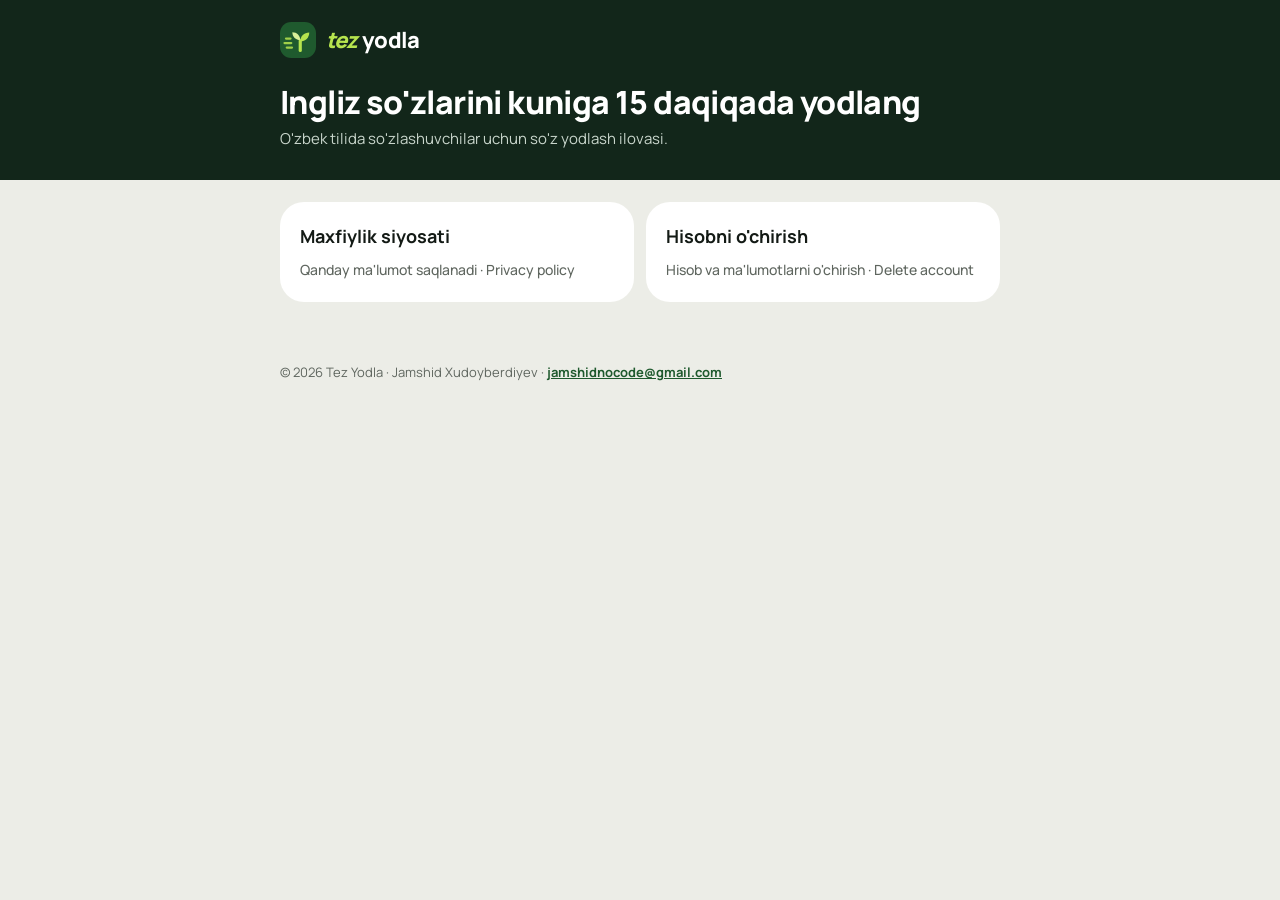
<file: index.html>
<!doctype html>
<html lang="uz">
<head>
<meta charset="utf-8">
<meta name="viewport" content="width=device-width, initial-scale=1">
<title>Tez Yodla — ingliz so'zlarini tez yodlang</title>
<meta name="description" content="Tez Yodla — o'zbek tilida so'zlashuvchilar uchun ingliz tili so'zlarini yodlash ilovasi.">
<link rel="preconnect" href="https://fonts.googleapis.com">
<link href="https://fonts.googleapis.com/css2?family=Manrope:wght@400;500;700;800&display=swap" rel="stylesheet">
<link rel="stylesheet" href="style.css">
</head>
<body><header class="top"><div class="in"><a class="brand" href="./"><svg width="36" height="36" viewBox="0 0 48 48" aria-hidden="true"><rect width="48" height="48" rx="15" fill="#1F5A2E"/><path d="M27 38V25" stroke="#B6E44E" stroke-width="4.2" stroke-linecap="round"/><path d="M27 26c0-7 5-12 12-12 0 7-5 12-12 12z" fill="#B6E44E"/><path d="M27 24c0-6-4.5-10.5-10.5-10.5 0 6 4.5 10.5 10.5 10.5z" fill="#D9F09A"/><path d="M8 22h6M6 28h9M9 34h7" stroke="#B6E44E" stroke-width="3" stroke-linecap="round" opacity=".85"/></svg><b><i>tez</i>yodla</b></a><h1>Ingliz so'zlarini kuniga 15 daqiqada yodlang</h1><p>O'zbek tilida so'zlashuvchilar uchun so'z yodlash ilovasi.</p></div></header>
<main>
<div class="tiles">
<a class="tile" href="privacy.html"><b>Maxfiylik siyosati</b><span>Qanday ma'lumot saqlanadi · Privacy policy</span></a>
<a class="tile" href="delete-account.html"><b>Hisobni o'chirish</b><span>Hisob va ma'lumotlarni o'chirish · Delete account</span></a>
</div>
</main>
<footer>© 2026 Tez Yodla · Jamshid Xudoyberdiyev · <a href="mailto:jamshidnocode@gmail.com">jamshidnocode@gmail.com</a></footer>
</body>
</html>
</file>
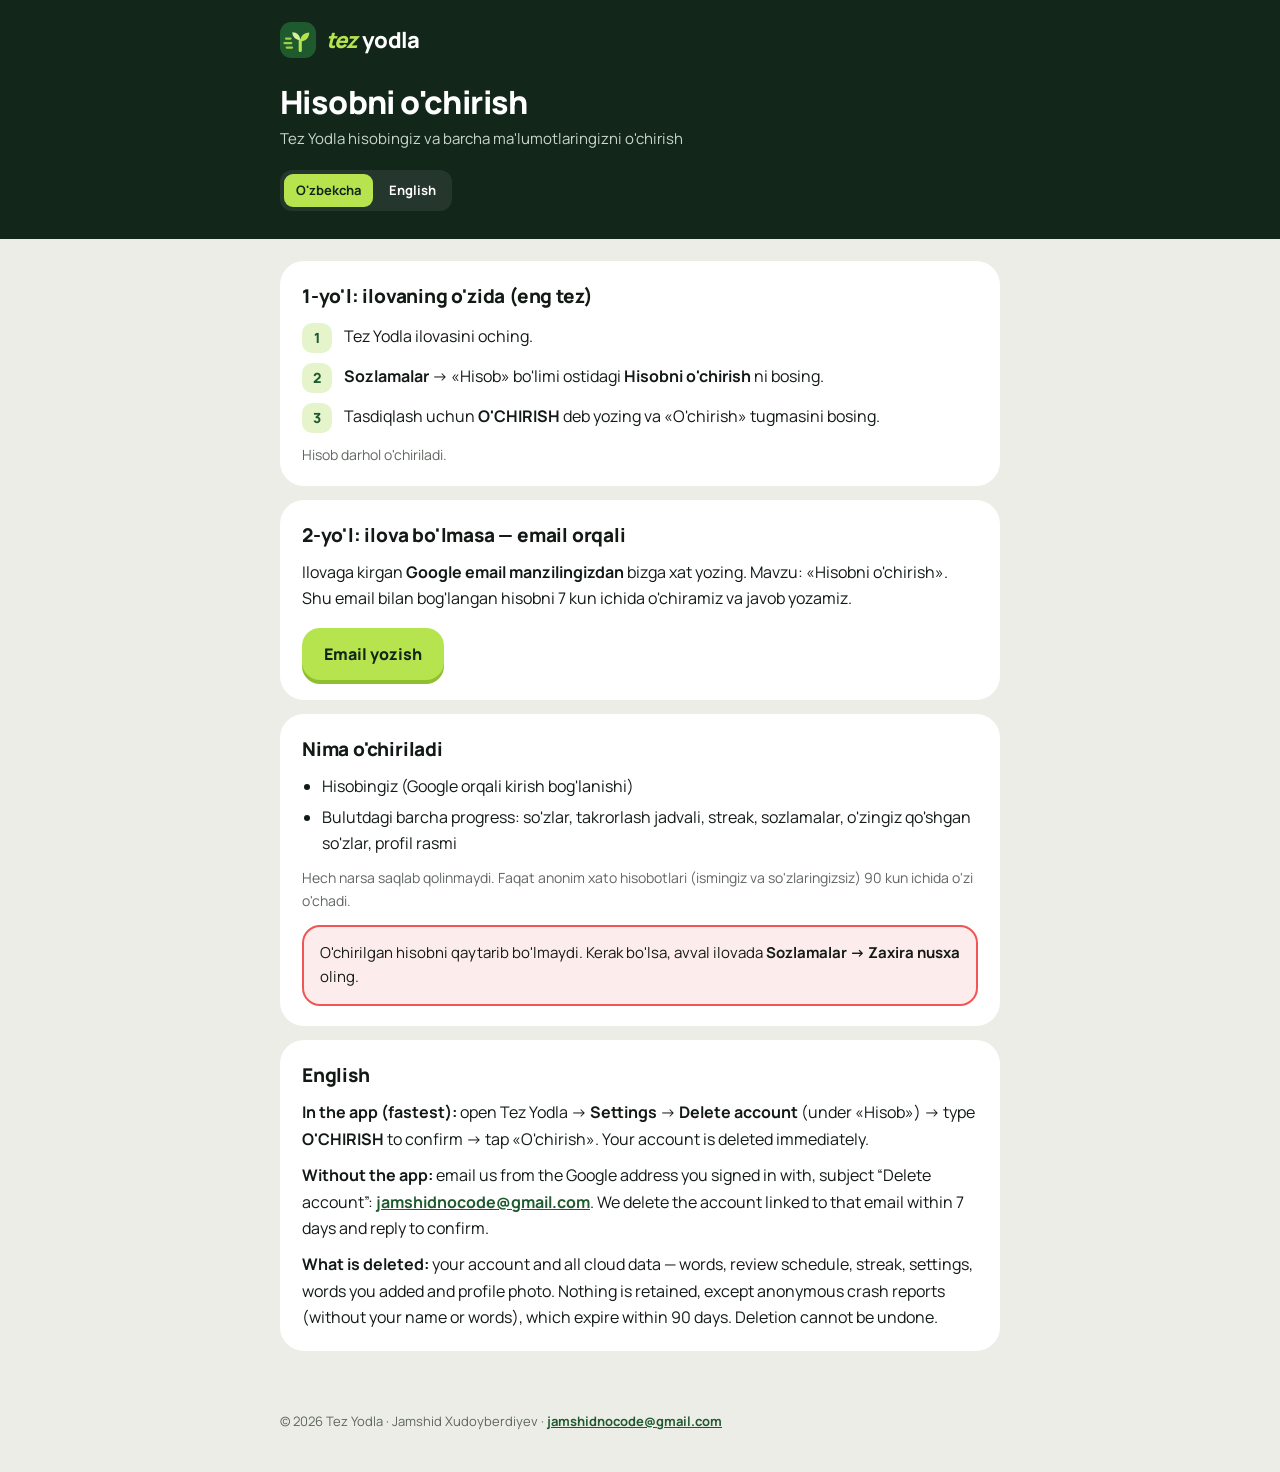
<file: delete-account.html>
<!doctype html>
<html lang="uz">
<head>
<meta charset="utf-8">
<meta name="viewport" content="width=device-width, initial-scale=1">
<title>Hisobni o'chirish — Tez Yodla</title>
<meta name="description" content="Tez Yodla hisobingiz va ma'lumotlaringizni qanday o'chirish mumkin.">
<link rel="preconnect" href="https://fonts.googleapis.com">
<link href="https://fonts.googleapis.com/css2?family=Manrope:wght@400;500;700;800&display=swap" rel="stylesheet">
<link rel="stylesheet" href="style.css">
</head>
<body><header class="top"><div class="in"><a class="brand" href="./"><svg width="36" height="36" viewBox="0 0 48 48" aria-hidden="true"><rect width="48" height="48" rx="15" fill="#1F5A2E"/><path d="M27 38V25" stroke="#B6E44E" stroke-width="4.2" stroke-linecap="round"/><path d="M27 26c0-7 5-12 12-12 0 7-5 12-12 12z" fill="#B6E44E"/><path d="M27 24c0-6-4.5-10.5-10.5-10.5 0 6 4.5 10.5 10.5 10.5z" fill="#D9F09A"/><path d="M8 22h6M6 28h9M9 34h7" stroke="#B6E44E" stroke-width="3" stroke-linecap="round" opacity=".85"/></svg><b><i>tez</i>yodla</b></a><h1>Hisobni o'chirish</h1><p>Tez Yodla hisobingiz va barcha ma'lumotlaringizni o'chirish</p><nav class="lang" aria-label="Til"><a class="on" href="#uz">O'zbekcha</a><a href="#en">English</a></nav></div></header>
<main>
<section id="uz" class="card"><h2>1-yo'l: ilovaning o'zida (eng tez)</h2>
<ol class="steps">
<li><span>Tez Yodla ilovasini oching.</span></li>
<li><span><b>Sozlamalar</b> → «Hisob» bo'limi ostidagi <b>Hisobni o'chirish</b> ni bosing.</span></li>
<li><span>Tasdiqlash uchun <b>O'CHIRISH</b> deb yozing va «O'chirish» tugmasini bosing.</span></li>
</ol>
<p class="muted">Hisob darhol o'chiriladi.</p></section>

<section class="card"><h2>2-yo'l: ilova bo'lmasa — email orqali</h2>
<p>Ilovaga kirgan <b>Google email manzilingizdan</b> bizga xat yozing. Mavzu: «Hisobni o'chirish». Shu email bilan bog'langan hisobni 7 kun ichida o'chiramiz va javob yozamiz.</p>
<a class="btn" href="mailto:jamshidnocode@gmail.com?subject=Hisobni%20o%27chirish%20%2F%20Delete%20account">Email yozish</a></section>

<section class="card"><h2>Nima o'chiriladi</h2>
<ul>
<li>Hisobingiz (Google orqali kirish bog'lanishi)</li>
<li>Bulutdagi barcha progress: so'zlar, takrorlash jadvali, streak, sozlamalar, o'zingiz qo'shgan so'zlar, profil rasmi</li>
</ul>
<p class="muted" style="margin-top:10px">Hech narsa saqlab qolinmaydi. Faqat anonim xato hisobotlari (ismingiz va so'zlaringizsiz) 90 kun ichida o'zi o'chadi.</p>
<div class="warn" style="margin-top:12px">O'chirilgan hisobni qaytarib bo'lmaydi. Kerak bo'lsa, avval ilovada <b>Sozlamalar → Zaxira nusxa</b> oling.</div></section>

<section id="en" class="card"><h2>English</h2>
<p><b>In the app (fastest):</b> open Tez Yodla → <b>Settings</b> → <b>Delete account</b> (under «Hisob») → type <b>O'CHIRISH</b> to confirm → tap «O'chirish». Your account is deleted immediately.</p>
<p><b>Without the app:</b> email us from the Google address you signed in with, subject “Delete account”: <a href="mailto:jamshidnocode@gmail.com?subject=Delete%20account">jamshidnocode@gmail.com</a>. We delete the account linked to that email within 7 days and reply to confirm.</p>
<p><b>What is deleted:</b> your account and all cloud data — words, review schedule, streak, settings, words you added and profile photo. Nothing is retained, except anonymous crash reports (without your name or words), which expire within 90 days. Deletion cannot be undone.</p></section>
</main>
<footer>© 2026 Tez Yodla · Jamshid Xudoyberdiyev · <a href="mailto:jamshidnocode@gmail.com">jamshidnocode@gmail.com</a></footer>
</body>
</html>
</file>
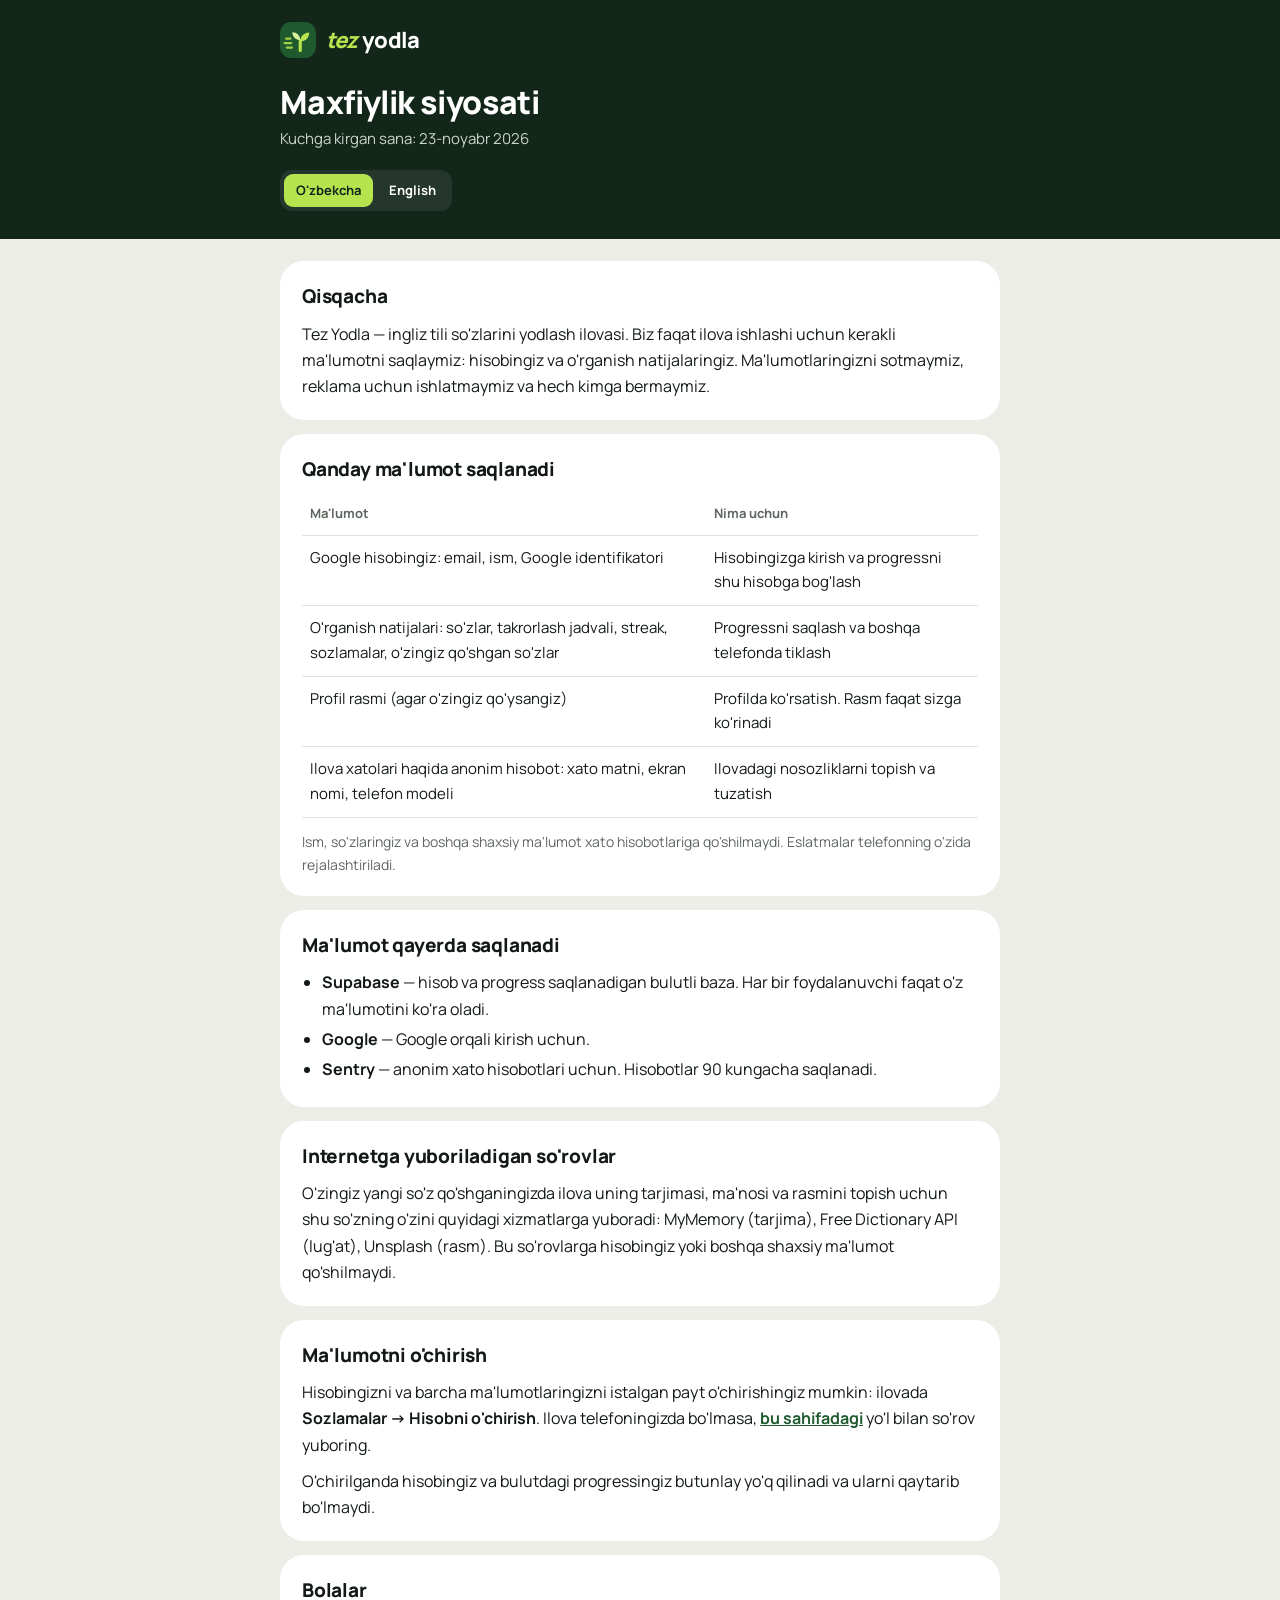
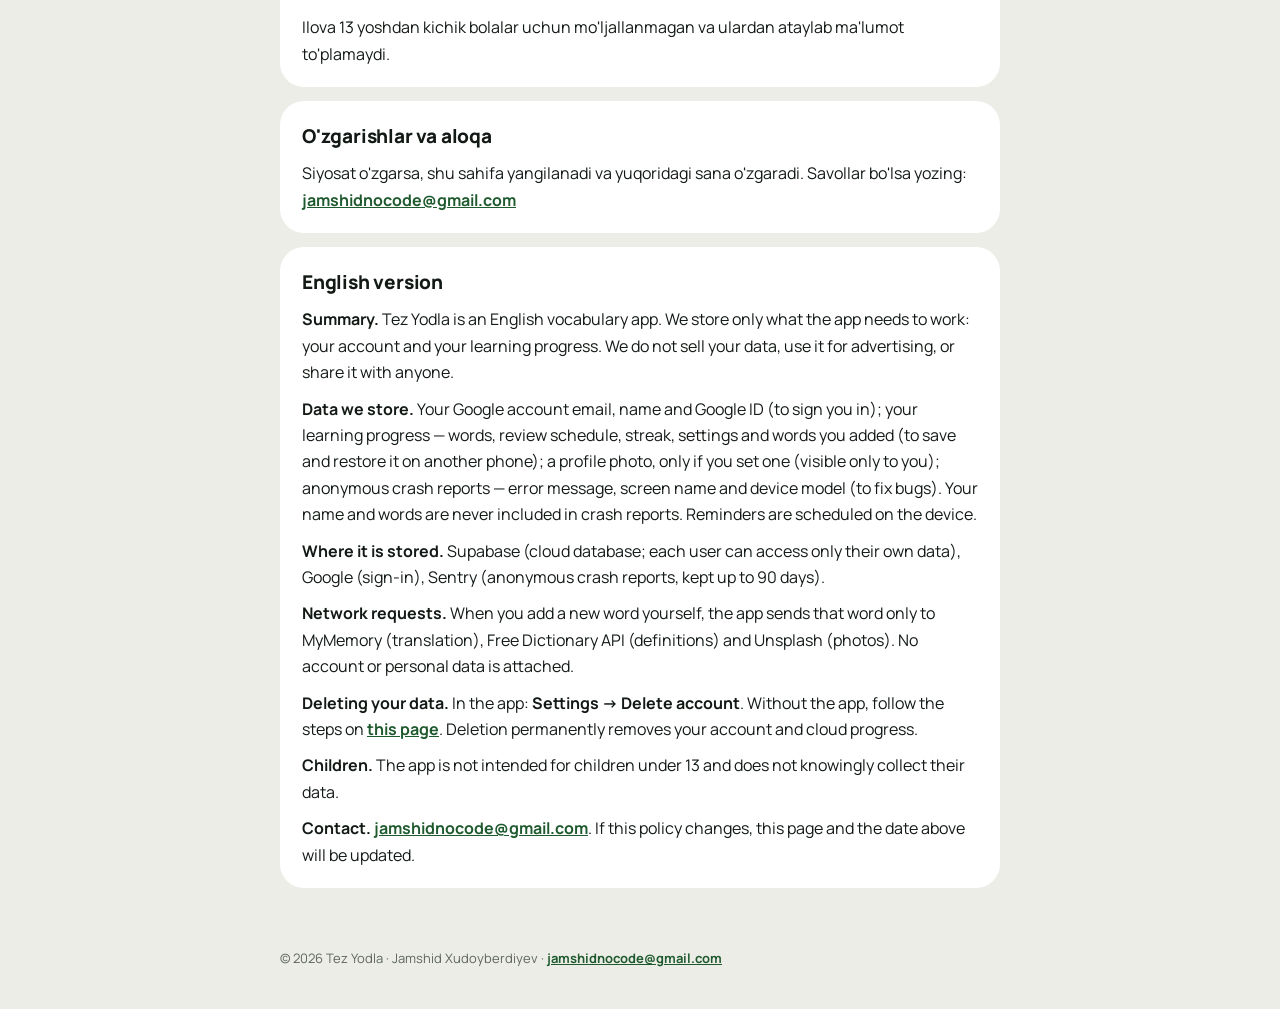
<file: privacy.html>
<!doctype html>
<html lang="uz">
<head>
<meta charset="utf-8">
<meta name="viewport" content="width=device-width, initial-scale=1">
<title>Maxfiylik siyosati — Tez Yodla</title>
<meta name="description" content="Tez Yodla ilovasi qanday ma'lumot to'playdi va ular qanday ishlatiladi.">
<link rel="preconnect" href="https://fonts.googleapis.com">
<link href="https://fonts.googleapis.com/css2?family=Manrope:wght@400;500;700;800&display=swap" rel="stylesheet">
<link rel="stylesheet" href="style.css">
</head>
<body><header class="top"><div class="in"><a class="brand" href="./"><svg width="36" height="36" viewBox="0 0 48 48" aria-hidden="true"><rect width="48" height="48" rx="15" fill="#1F5A2E"/><path d="M27 38V25" stroke="#B6E44E" stroke-width="4.2" stroke-linecap="round"/><path d="M27 26c0-7 5-12 12-12 0 7-5 12-12 12z" fill="#B6E44E"/><path d="M27 24c0-6-4.5-10.5-10.5-10.5 0 6 4.5 10.5 10.5 10.5z" fill="#D9F09A"/><path d="M8 22h6M6 28h9M9 34h7" stroke="#B6E44E" stroke-width="3" stroke-linecap="round" opacity=".85"/></svg><b><i>tez</i>yodla</b></a><h1>Maxfiylik siyosati</h1><p>Kuchga kirgan sana: 23-noyabr 2026</p><nav class="lang" aria-label="Til"><a class="on" href="#uz">O'zbekcha</a><a href="#en">English</a></nav></div></header>
<main>
<section id="uz" class="card"><h2>Qisqacha</h2>
<p>Tez Yodla — ingliz tili so'zlarini yodlash ilovasi. Biz faqat ilova ishlashi uchun kerakli ma'lumotni saqlaymiz: hisobingiz va o'rganish natijalaringiz. Ma'lumotlaringizni sotmaymiz, reklama uchun ishlatmaymiz va hech kimga bermaymiz.</p></section>

<section class="card"><h2>Qanday ma'lumot saqlanadi</h2>
<table>
<tr><th>Ma'lumot</th><th>Nima uchun</th></tr>
<tr><td>Google hisobingiz: email, ism, Google identifikatori</td><td>Hisobingizga kirish va progressni shu hisobga bog'lash</td></tr>
<tr><td>O'rganish natijalari: so'zlar, takrorlash jadvali, streak, sozlamalar, o'zingiz qo'shgan so'zlar</td><td>Progressni saqlash va boshqa telefonda tiklash</td></tr>
<tr><td>Profil rasmi (agar o'zingiz qo'ysangiz)</td><td>Profilda ko'rsatish. Rasm faqat sizga ko'rinadi</td></tr>
<tr><td>Ilova xatolari haqida anonim hisobot: xato matni, ekran nomi, telefon modeli</td><td>Ilovadagi nosozliklarni topish va tuzatish</td></tr>
</table>
<p class="muted" style="margin-top:12px">Ism, so'zlaringiz va boshqa shaxsiy ma'lumot xato hisobotlariga qo'shilmaydi. Eslatmalar telefonning o'zida rejalashtiriladi.</p></section>

<section class="card"><h2>Ma'lumot qayerda saqlanadi</h2>
<ul>
<li><b>Supabase</b> — hisob va progress saqlanadigan bulutli baza. Har bir foydalanuvchi faqat o'z ma'lumotini ko'ra oladi.</li>
<li><b>Google</b> — Google orqali kirish uchun.</li>
<li><b>Sentry</b> — anonim xato hisobotlari uchun. Hisobotlar 90 kungacha saqlanadi.</li>
</ul></section>

<section class="card"><h2>Internetga yuboriladigan so'rovlar</h2>
<p>O'zingiz yangi so'z qo'shganingizda ilova uning tarjimasi, ma'nosi va rasmini topish uchun shu so'zning o'zini quyidagi xizmatlarga yuboradi: MyMemory (tarjima), Free Dictionary API (lug'at), Unsplash (rasm). Bu so'rovlarga hisobingiz yoki boshqa shaxsiy ma'lumot qo'shilmaydi.</p></section>

<section class="card"><h2>Ma'lumotni o'chirish</h2>
<p>Hisobingizni va barcha ma'lumotlaringizni istalgan payt o'chirishingiz mumkin: ilovada <b>Sozlamalar → Hisobni o'chirish</b>. Ilova telefoningizda bo'lmasa, <a href="delete-account.html">bu sahifadagi</a> yo'l bilan so'rov yuboring.</p>
<p>O'chirilganda hisobingiz va bulutdagi progressingiz butunlay yo'q qilinadi va ularni qaytarib bo'lmaydi.</p></section>

<section class="card"><h2>Bolalar</h2>
<p>Ilova 13 yoshdan kichik bolalar uchun mo'ljallanmagan va ulardan ataylab ma'lumot to'plamaydi.</p></section>

<section class="card"><h2>O'zgarishlar va aloqa</h2>
<p>Siyosat o'zgarsa, shu sahifa yangilanadi va yuqoridagi sana o'zgaradi. Savollar bo'lsa yozing: <a href="mailto:jamshidnocode@gmail.com">jamshidnocode@gmail.com</a></p></section>

<section id="en" class="card"><h2>English version</h2>
<p><b>Summary.</b> Tez Yodla is an English vocabulary app. We store only what the app needs to work: your account and your learning progress. We do not sell your data, use it for advertising, or share it with anyone.</p>
<p><b>Data we store.</b> Your Google account email, name and Google ID (to sign you in); your learning progress — words, review schedule, streak, settings and words you added (to save and restore it on another phone); a profile photo, only if you set one (visible only to you); anonymous crash reports — error message, screen name and device model (to fix bugs). Your name and words are never included in crash reports. Reminders are scheduled on the device.</p>
<p><b>Where it is stored.</b> Supabase (cloud database; each user can access only their own data), Google (sign-in), Sentry (anonymous crash reports, kept up to 90 days).</p>
<p><b>Network requests.</b> When you add a new word yourself, the app sends that word only to MyMemory (translation), Free Dictionary API (definitions) and Unsplash (photos). No account or personal data is attached.</p>
<p><b>Deleting your data.</b> In the app: <b>Settings → Delete account</b>. Without the app, follow the steps on <a href="delete-account.html">this page</a>. Deletion permanently removes your account and cloud progress.</p>
<p><b>Children.</b> The app is not intended for children under 13 and does not knowingly collect their data.</p>
<p><b>Contact.</b> <a href="mailto:jamshidnocode@gmail.com">jamshidnocode@gmail.com</a>. If this policy changes, this page and the date above will be updated.</p></section>
</main>
<footer>© 2026 Tez Yodla · Jamshid Xudoyberdiyev · <a href="mailto:jamshidnocode@gmail.com">jamshidnocode@gmail.com</a></footer>
</body>
</html>
</file>
<file: style.css>
:root{--forest:#1F5A2E;--deep:#12261A;--lime:#B6E44E;--limeSoft:#E6F4CC;--bg:#ECEDE7;--ink:#131A15;--soft:#3C433D;--muted:#5F665F;--line:#E1E3DC;--red:#F25555;--redSoft:#FDECEC}
*{box-sizing:border-box}
html{-webkit-text-size-adjust:100%}
body{margin:0;background:var(--bg);color:var(--ink);font-family:Manrope,system-ui,-apple-system,"Segoe UI",sans-serif;font-size:16px;line-height:1.65}
a{color:var(--forest);font-weight:700}
.top{background:var(--deep);color:#fff}
.top .in{max-width:760px;margin:0 auto;padding:22px 20px 28px}
.brand{display:flex;align-items:center;gap:10px;text-decoration:none;color:#fff}
.brand b{font-size:22px;font-weight:800;letter-spacing:-.9px}
.brand b i{color:var(--lime);font-style:italic;margin-right:5px}
.top h1{margin:26px 0 6px;font-size:32px;line-height:1.15;font-weight:800;letter-spacing:-.6px}
.top p{margin:0;color:#C9D6CC;font-size:15px}
.lang{display:inline-flex;gap:4px;margin-top:18px;background:rgba(255,255,255,.08);padding:4px;border-radius:12px}
.lang a{color:#fff;text-decoration:none;font-size:13px;padding:6px 12px;border-radius:9px}
.lang a.on{background:var(--lime);color:var(--deep)}
main{max-width:760px;margin:0 auto;padding:22px 20px 60px;display:flex;flex-direction:column;gap:14px}
.card{background:#fff;border-radius:24px;padding:20px 22px}
.card h2{margin:0 0 8px;font-size:19px;font-weight:800;letter-spacing:-.2px}
.card p{margin:0 0 10px}.card p:last-child{margin-bottom:0}
.card ul,.card ol{margin:0;padding-left:20px}.card li{margin:4px 0}
.muted{color:var(--muted);font-size:14px}
.steps{list-style:none;padding:0!important;counter-reset:s}
.steps li{counter-increment:s;display:flex;gap:12px;align-items:flex-start;margin:10px 0}
.steps li:before{content:counter(s);flex:0 0 30px;height:30px;border-radius:10px;background:var(--limeSoft);color:var(--forest);font-weight:800;display:flex;align-items:center;justify-content:center;font-size:14px}
.warn{background:var(--redSoft);border:2px solid var(--red);border-radius:18px;padding:14px 16px;font-size:15px}
.btn{display:inline-flex;align-items:center;justify-content:center;height:52px;padding:0 22px;border-radius:18px;background:var(--lime);color:var(--deep);text-decoration:none;font-weight:800;box-shadow:0 4px 0 #8FBF2E;margin-top:6px}
table{width:100%;border-collapse:collapse;font-size:15px}
td,th{text-align:left;padding:10px 8px;border-bottom:1px solid var(--line);vertical-align:top}
th{font-size:13px;color:var(--muted);font-weight:700}
.tiles{display:grid;grid-template-columns:repeat(auto-fit,minmax(220px,1fr));gap:12px}
.tile{display:block;background:#fff;border-radius:24px;padding:20px;text-decoration:none;color:var(--ink)}
.tile b{display:block;font-size:18px;margin-bottom:4px}
.tile span{color:var(--muted);font-size:14px;font-weight:500}
footer{max-width:760px;margin:0 auto;padding:0 20px 40px;color:var(--muted);font-size:13px}
[lang-block]{display:none}[lang-block].show{display:block}
</file>
